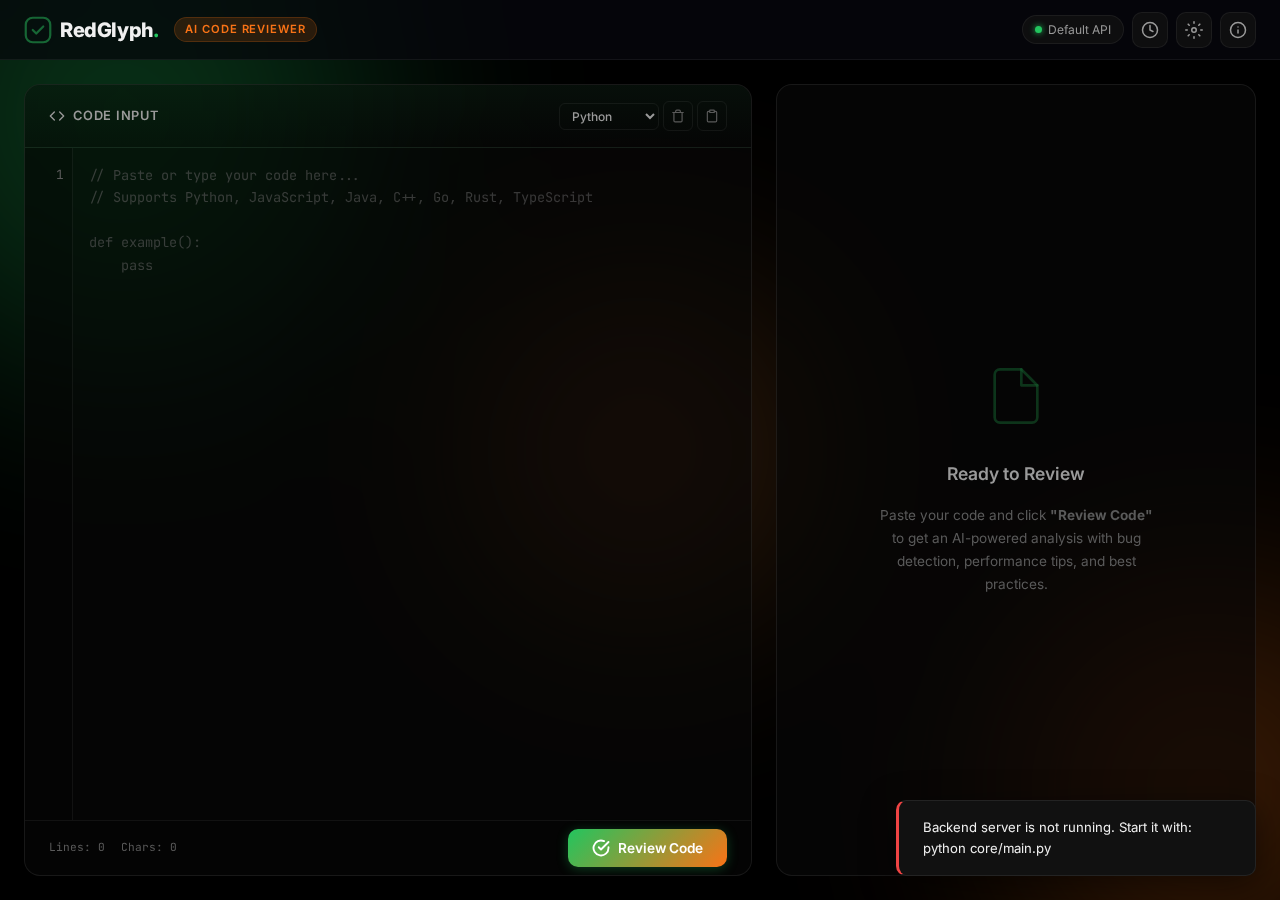
<file: index.html>
<!DOCTYPE html>
<html lang="en">

<head>
    <meta charset="UTF-8">
    <meta name="viewport" content="width=device-width, initial-scale=1.0">
    <meta name="description"
        content="AI-Powered Code Reviewer — Get instant, professional code reviews powered by Google Gemini. Analyze bugs, performance issues, and get actionable suggestions.">
    <title>RedGlyph — AI Code Reviewer</title>
    <link rel="icon" type="image/png" href="favicon2.png">
    <link rel="preconnect" href="https://fonts.googleapis.com">
    <link rel="preconnect" href="https://fonts.gstatic.com" crossorigin>
    <link
        href="https://fonts.googleapis.com/css2?family=Inter:wght@300;400;500;600;700;800&family=JetBrains+Mono:wght@400;500;600&display=swap"
        rel="stylesheet">
    <link rel="stylesheet" href="css/styles.css">
    <link rel="stylesheet" href="css/animations.css">
</head>

<body>

    <!-- ═══════════════════ AMBIENT BACKGROUND ═══════════════════ -->
    <div class="ambient-bg">
        <div class="orb orb-1"></div>
        <div class="orb orb-2"></div>
        <div class="orb orb-3"></div>
    </div>

    <!-- ═══════════════════ NAVBAR ═══════════════════ -->
    <nav class="navbar" id="navbar">
        <div class="nav-left">
            <div class="logo-wrapper">
                <svg class="logo-icon" viewBox="0 0 32 32" fill="none">
                    <rect x="2" y="2" width="28" height="28" rx="8" stroke="url(#logoGrad)" stroke-width="2.5" />
                    <path d="M10 16L14 20L22 12" stroke="url(#logoGrad)" stroke-width="2.5" stroke-linecap="round"
                        stroke-linejoin="round" />
                    <defs>
                        <linearGradient id="logoGrad" x1="0" y1="0" x2="32" y2="32">
                            <stop stop-color="#166534" />
                            <stop offset="1" stop-color="#22c55e" />
                        </linearGradient>
                    </defs>
                </svg>
                <span class="logo-text">RedGlyph<span class="logo-dot">.</span></span>
            </div>
            <div class="nav-badge">AI Code Reviewer</div>
        </div>
        <div class="nav-right">
            <div class="api-status" id="apiStatus">
                <span class="status-dot"></span>
                <span class="status-text">Default API</span>
            </div>
            <button class="nav-btn" id="historyBtn" title="Review History">
                <svg width="18" height="18" viewBox="0 0 24 24" fill="none" stroke="currentColor" stroke-width="2"
                    stroke-linecap="round" stroke-linejoin="round">
                    <circle cx="12" cy="12" r="10" />
                    <polyline points="12 6 12 12 16 14" />
                </svg>
            </button>
            <button class="nav-btn" id="settingsBtn" title="Settings">
                <svg width="18" height="18" viewBox="0 0 24 24" fill="none" stroke="currentColor" stroke-width="2"
                    stroke-linecap="round" stroke-linejoin="round">
                    <circle cx="12" cy="12" r="3" />
                    <path
                        d="M12 1v2M12 21v2M4.22 4.22l1.42 1.42M18.36 18.36l1.42 1.42M1 12h2M21 12h2M4.22 19.78l1.42-1.42M18.36 5.64l1.42-1.42" />
                </svg>
            </button>
            <a href="about.html" class="nav-btn" title="About RedGlyph">
                <svg width="18" height="18" viewBox="0 0 24 24" fill="none" stroke="currentColor" stroke-width="2"
                    stroke-linecap="round" stroke-linejoin="round">
                    <circle cx="12" cy="12" r="10" />
                    <line x1="12" y1="16" x2="12" y2="12" />
                    <line x1="12" y1="8" x2="12.01" y2="8" />
                </svg>
            </a>
        </div>
    </nav>

    <!-- ═══════════════════ MAIN CONTENT ═══════════════════ -->
    <main class="main-container" id="mainContainer">

        <!-- LEFT PANEL — CODE EDITOR -->
        <section class="panel editor-panel" id="editorPanel">
            <div class="panel-header">
                <div class="panel-title">
                    <svg width="16" height="16" viewBox="0 0 24 24" fill="none" stroke="currentColor" stroke-width="2"
                        stroke-linecap="round" stroke-linejoin="round">
                        <polyline points="16 18 22 12 16 6" />
                        <polyline points="8 6 2 12 8 18" />
                    </svg>
                    <span>Code Input</span>
                </div>
                <div class="panel-actions">
                    <select class="lang-select" id="langSelect">
                        <option value="python">Python</option>
                        <option value="javascript">JavaScript</option>
                        <option value="java">Java</option>
                        <option value="cpp">C++</option>
                        <option value="go">Go</option>
                        <option value="rust">Rust</option>
                        <option value="typescript">TypeScript</option>
                    </select>
                    <button class="panel-btn" id="clearBtn" title="Clear">
                        <svg width="14" height="14" viewBox="0 0 24 24" fill="none" stroke="currentColor"
                            stroke-width="2" stroke-linecap="round" stroke-linejoin="round">
                            <path d="M3 6h18" />
                            <path d="M19 6v14c0 1-1 2-2 2H7c-1 0-2-1-2-2V6" />
                            <path d="M8 6V4c0-1 1-2 2-2h4c1 0 2 1 2 2v2" />
                        </svg>
                    </button>
                    <button class="panel-btn" id="pasteBtn" title="Paste from Clipboard">
                        <svg width="14" height="14" viewBox="0 0 24 24" fill="none" stroke="currentColor"
                            stroke-width="2" stroke-linecap="round" stroke-linejoin="round">
                            <rect x="8" y="2" width="8" height="4" rx="1" ry="1" />
                            <path d="M16 4h2a2 2 0 0 1 2 2v14a2 2 0 0 1-2 2H6a2 2 0 0 1-2-2V6a2 2 0 0 1 2-2h2" />
                        </svg>
                    </button>
                </div>
            </div>
            <div class="editor-wrapper" id="editorWrapper">
                <div class="line-numbers" id="lineNumbers">1</div>
                <textarea class="code-editor" id="codeEditor" spellcheck="false"
                    placeholder="// Paste or type your code here...&#10;// Supports Python, JavaScript, Java, C++, Go, Rust, TypeScript&#10;&#10;def example():&#10;    pass"></textarea>
            </div>
            <div class="editor-footer">
                <div class="editor-info">
                    <span id="lineCount">Lines: 0</span>
                    <span id="charCount">Chars: 0</span>
                </div>
                <button class="review-btn" id="reviewBtn">
                    <span class="btn-content">
                        <svg width="18" height="18" viewBox="0 0 24 24" fill="none" stroke="currentColor"
                            stroke-width="2.5" stroke-linecap="round" stroke-linejoin="round">
                            <path d="M22 11.08V12a10 10 0 1 1-5.93-9.14" />
                            <polyline points="22 4 12 14.01 9 11.01" />
                        </svg>
                        <span>Review Code</span>
                    </span>
                    <span class="btn-loader">
                        <span class="spinner"></span>
                        <span>Analyzing...</span>
                    </span>
                </button>
            </div>
        </section>

        <!-- RIGHT PANEL — REVIEW RESULTS -->
        <section class="panel results-panel" id="resultsPanel">

            <!-- Empty State -->
            <div class="results-empty" id="resultsEmpty">
                <div class="empty-icon">
                    <svg width="64" height="64" viewBox="0 0 24 24" fill="none" stroke="url(#emptyGrad)"
                        stroke-width="1" stroke-linecap="round" stroke-linejoin="round">
                        <path d="M14 2H6a2 2 0 0 0-2 2v16a2 2 0 0 0 2 2h12a2 2 0 0 0 2-2V8z" />
                        <polyline points="14 2 14 8 20 8" />
                        <line x1="16" y1="13" x2="8" y2="13" />
                        <line x1="16" y1="17" x2="8" y2="17" />
                        <polyline points="10 9 9 9 8 9" />
                        <defs>
                            <linearGradient id="emptyGrad" x1="0" y1="0" x2="24" y2="24">
                                <stop stop-color="#22c55e" stop-opacity="0.5" />
                                <stop offset="1" stop-color="#f97316" stop-opacity="0.5" />
                            </linearGradient>
                        </defs>
                    </svg>
                </div>
                <h3>Ready to Review</h3>
                <p>Paste your code and click <strong>"Review Code"</strong> to get an AI-powered analysis with bug
                    detection, performance tips, and best practices.</p>
            </div>

            <!-- Skeleton Loader -->
            <div class="results-skeleton hidden" id="resultsSkeleton">
                <div class="skeleton-header">
                    <div class="skeleton-score">
                        <div class="skel-circle"></div>
                        <div class="skel-lines">
                            <div class="skel-line skel-w60"></div>
                            <div class="skel-line skel-w40"></div>
                        </div>
                    </div>
                </div>
                <div class="skeleton-cards">
                    <div class="skel-card">
                        <div class="skel-line skel-w30"></div>
                        <div class="skel-line skel-w90"></div>
                        <div class="skel-line skel-w70"></div>
                    </div>
                    <div class="skel-card">
                        <div class="skel-line skel-w25"></div>
                        <div class="skel-line skel-w80"></div>
                        <div class="skel-line skel-w60"></div>
                    </div>
                    <div class="skel-card">
                        <div class="skel-line skel-w35"></div>
                        <div class="skel-line skel-w85"></div>
                        <div class="skel-line skel-w50"></div>
                    </div>
                </div>
            </div>

            <!-- Actual Results -->
            <div class="results-content hidden" id="resultsContent">
                <div class="panel-header">
                    <div class="panel-title">
                        <svg width="16" height="16" viewBox="0 0 24 24" fill="none" stroke="currentColor"
                            stroke-width="2" stroke-linecap="round" stroke-linejoin="round">
                            <path d="M14 2H6a2 2 0 0 0-2 2v16a2 2 0 0 0 2 2h12a2 2 0 0 0 2-2V8z" />
                            <polyline points="14 2 14 8 20 8" />
                        </svg>
                        <span>Review Report</span>
                    </div>
                    <button class="panel-btn" id="copyReportBtn" title="Copy Report">
                        <svg width="14" height="14" viewBox="0 0 24 24" fill="none" stroke="currentColor"
                            stroke-width="2" stroke-linecap="round" stroke-linejoin="round">
                            <rect x="9" y="9" width="13" height="13" rx="2" ry="2" />
                            <path d="M5 15H4a2 2 0 0 1-2-2V4a2 2 0 0 1 2-2h9a2 2 0 0 1 2 2v1" />
                        </svg>
                    </button>
                </div>

                <!-- Score Section -->
                <div class="score-section" id="scoreSection">
                    <div class="score-ring">
                        <svg viewBox="0 0 120 120" class="score-svg">
                            <circle class="score-track" cx="60" cy="60" r="50" />
                            <circle class="score-fill" id="scoreFill" cx="60" cy="60" r="50" />
                        </svg>
                        <div class="score-value" id="scoreValue">0.0</div>
                    </div>
                    <div class="score-meta">
                        <span class="score-label" id="scoreLabel">Quality Score</span>
                        <div class="score-bar-wrapper">
                            <div class="score-bar" id="scoreBar"></div>
                        </div>
                    </div>
                </div>

                <!-- Issues Section -->
                <div class="issues-header">
                    <span>Identified Issues</span>
                    <span class="issues-count" id="issuesCount">0</span>
                </div>
                <div class="issues-list" id="issuesList"></div>

                <!-- Get Score Report button — shown once at least one review exists -->
                <div class="report-footer hidden" id="reportFooter">
                    <button class="report-btn" id="getReportBtn">
                        <svg width="16" height="16" viewBox="0 0 24 24" fill="none" stroke="currentColor"
                            stroke-width="2" stroke-linecap="round" stroke-linejoin="round">
                            <path d="M4 4h16c1.1 0 2 .9 2 2v12c0 1.1-.9 2-2 2H4c-1.1 0-2-.9-2-2V6c0-1.1.9-2 2-2z" />
                            <polyline points="22,6 12,13 2,6" />
                        </svg>
                        Get Score Report
                        <span class="report-count" id="reportCount">1 review</span>
                    </button>
                </div>
            </div>
        </section>
    </main>

    <!-- ═══════════════════ SETTINGS MODAL ═══════════════════ -->
    <div class="modal-overlay hidden" id="settingsModal">
        <div class="modal" role="dialog" aria-labelledby="settingsTitle">
            <div class="modal-header">
                <h2 id="settingsTitle">Settings</h2>
                <button class="modal-close" id="closeSettings">&times;</button>
            </div>
            <div class="modal-body">
                <div class="setting-group">
                    <label class="setting-label">API Configuration</label>
                    <p class="setting-desc">Use the default server API or bring your own Google Gemini API key.</p>
                    <div class="toggle-group">
                        <button class="toggle-btn active" id="toggleDefault" data-mode="default">Default API</button>
                        <button class="toggle-btn" id="toggleCustom" data-mode="custom">Custom API Key</button>
                    </div>
                </div>
                <div class="setting-group hidden" id="customApiGroup">
                    <label class="setting-label" for="customApiKey">Your Google Gemini API Key</label>
                    <div class="input-wrapper">
                        <input type="password" class="setting-input" id="customApiKey" placeholder="AIzaSy...">
                        <button class="input-toggle" id="toggleApiVisibility" title="Show/Hide">
                            <svg width="16" height="16" viewBox="0 0 24 24" fill="none" stroke="currentColor"
                                stroke-width="2" stroke-linecap="round" stroke-linejoin="round">
                                <path d="M1 12s4-8 11-8 11 8 11 8-4 8-11 8-11-8-11-8z" />
                                <circle cx="12" cy="12" r="3" />
                            </svg>
                        </button>
                    </div>
                    <p class="setting-note">🔒 Your key is stored locally and sent securely via headers. It never
                        touches our server storage.</p>
                </div>
                <div class="setting-group">
                    <label class="setting-label">Server Endpoint</label>
                    <input type="text" class="setting-input" id="serverUrl" value="https://mayankg09-redglyph.hf.space"
                        placeholder="https://mayankg09-redglyph.hf.space">
                </div>
            </div>
            <div class="modal-footer">
                <button class="modal-btn secondary" id="cancelSettings">Cancel</button>
                <button class="modal-btn primary" id="saveSettings">Save Settings</button>
            </div>
        </div>
    </div>

    <!-- ═══════════════════ HISTORY PANEL ═══════════════════ -->
    <div class="modal-overlay hidden" id="historyModal">
        <div class="modal modal-wide" role="dialog" aria-labelledby="historyTitle">
            <div class="modal-header">
                <h2 id="historyTitle">Review History</h2>
                <button class="modal-close" id="closeHistory">&times;</button>
            </div>
            <div class="modal-body">
                <div class="history-list" id="historyList">
                    <div class="history-empty">
                        <p>No reviews yet. Submit your first code review!</p>
                    </div>
                </div>
            </div>
        </div>
    </div>

    <!-- ═══════════════════ EMAIL REPORT MODAL ═══════════════════ -->
    <div class="modal-overlay hidden" id="reportModal">
        <div class="modal" role="dialog" aria-labelledby="reportTitle">
            <div class="modal-header">
                <h2 id="reportTitle">📊 Get Your Score Report</h2>
                <button class="modal-close" id="closeReport">&times;</button>
            </div>
            <div class="modal-body">
                <div class="report-summary" id="reportSummary">
                    <!-- Filled dynamically -->
                </div>
                <div class="setting-group">
                    <label class="setting-label" for="reportEmail">Send report to</label>
                    <p class="setting-desc">Enter your email — we'll send a full breakdown of every review plus your
                        average score.</p>
                    <input type="email" class="setting-input" id="reportEmail" placeholder="you@example.com"
                        autocomplete="email">
                    <p class="setting-note">📬 The email includes each individual review with all issues, suggestions,
                        and your overall session average.</p>
                </div>
            </div>
            <div class="modal-footer">
                <button class="modal-btn secondary" id="cancelReport">Cancel</button>
                <button class="modal-btn primary" id="sendReportBtn">
                    <span class="btn-send-content">Send Report</span>
                    <span class="btn-send-loader hidden">
                        <span class="spinner"></span> Sending...
                    </span>
                </button>
            </div>
        </div>
    </div>

    <!-- ═══════════════════ TOAST NOTIFICATIONS ═══════════════════ -->
    <div class="toast-container" id="toastContainer"></div>

    <!-- ═══════════════════ SCRIPTS (ES Modules) ═══════════════════ -->
    <script type="module" src="js/app.js"></script>
</body>


</html>
</file>
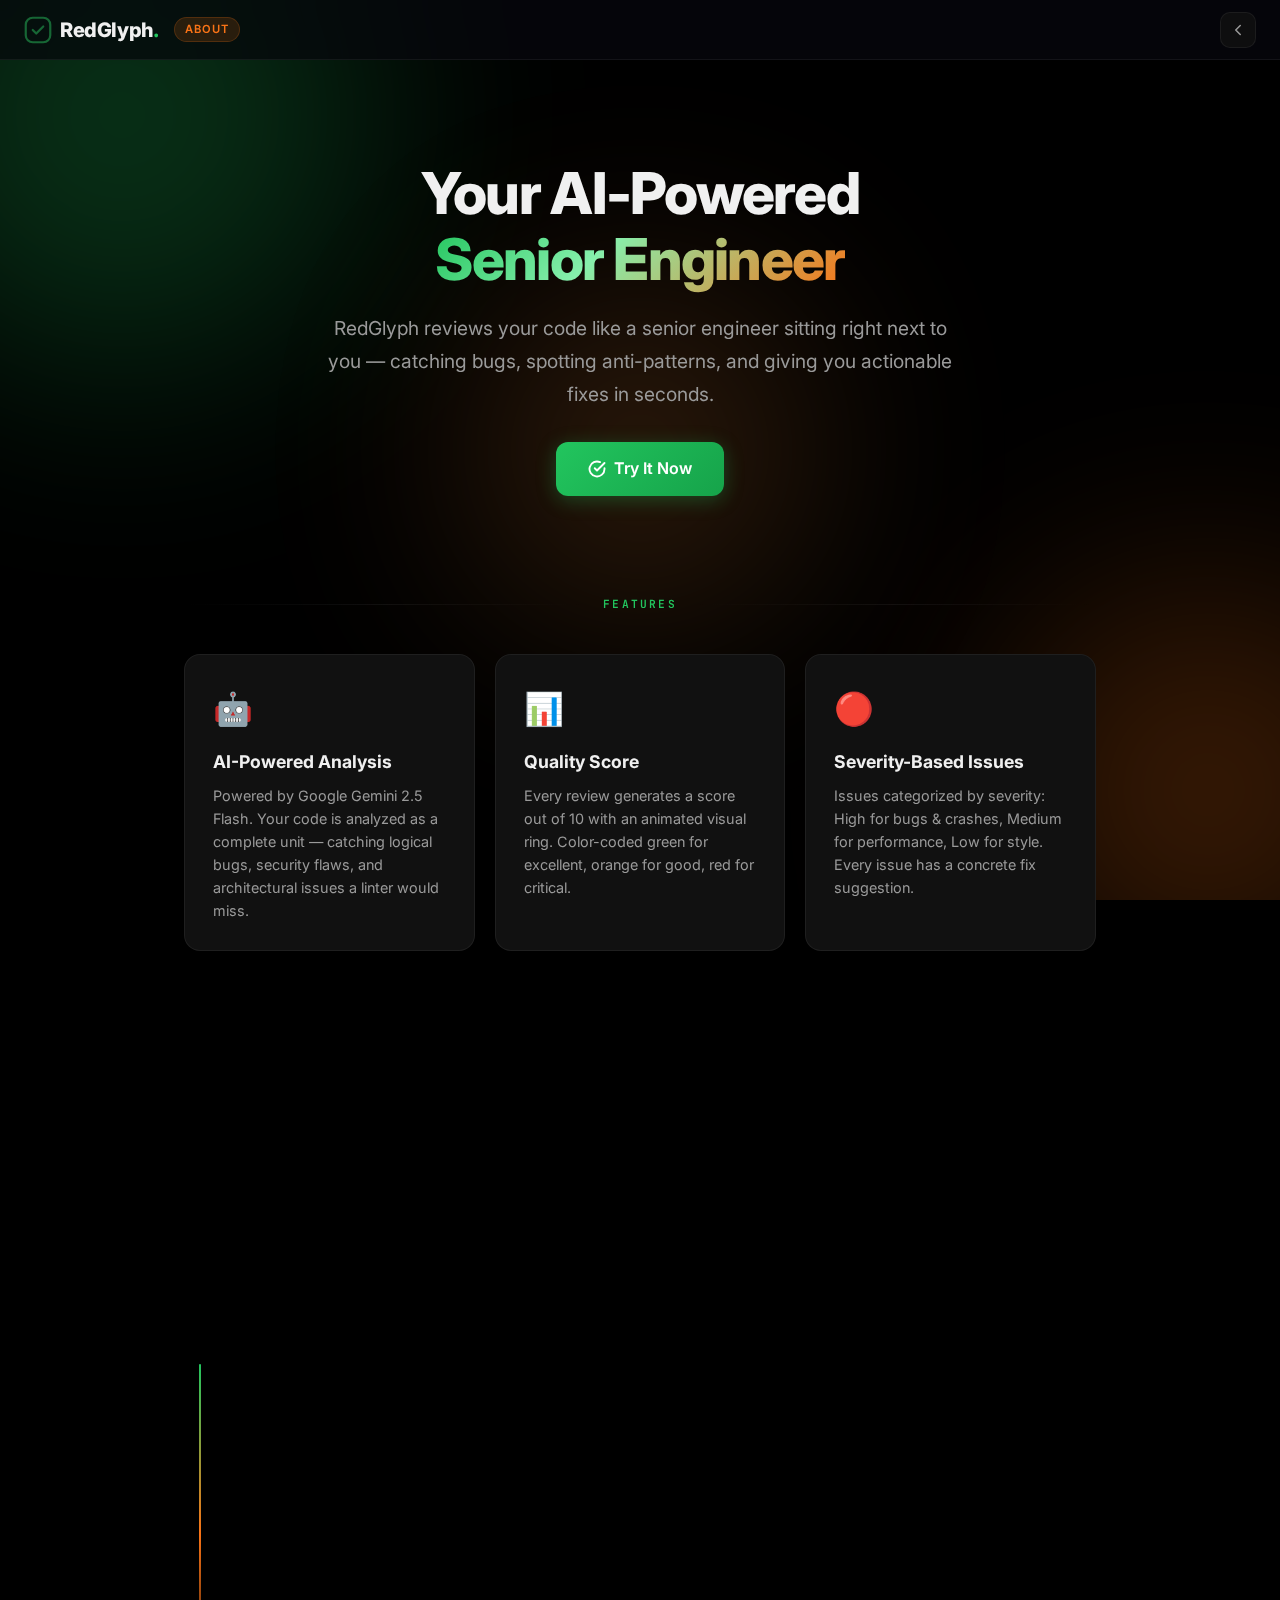
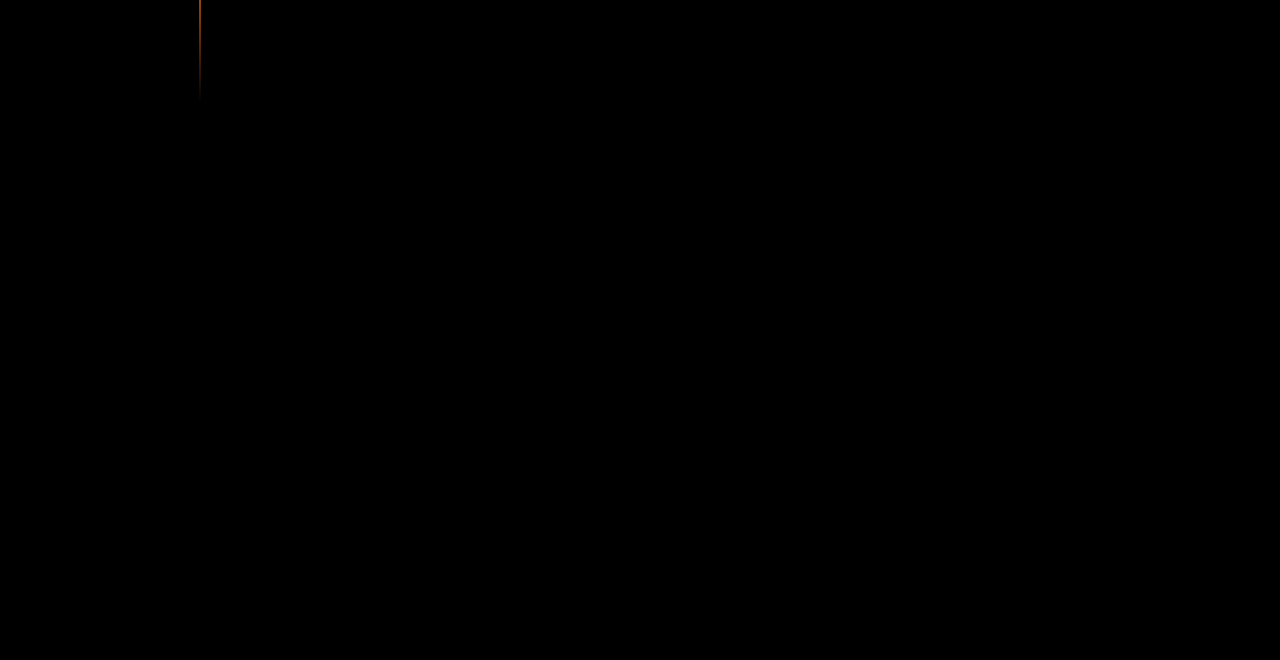
<file: about.html>
<!DOCTYPE html>
<html lang="en">

<head>
    <meta charset="UTF-8">
    <meta name="viewport" content="width=device-width, initial-scale=1.0">
    <meta name="description"
        content="About RedGlyph — AI-Powered Code Reviewer. Learn how it works, features, and the technology behind it.">
    <title>About — RedGlyph AI Code Reviewer</title>
    <link rel="icon" type="image/png" href="favicon2.png">
    <link rel="preconnect" href="https://fonts.googleapis.com">
    <link rel="preconnect" href="https://fonts.gstatic.com" crossorigin>
    <link
        href="https://fonts.googleapis.com/css2?family=Inter:wght@300;400;500;600;700;800&family=JetBrains+Mono:wght@400;500;600&display=swap"
        rel="stylesheet">
    <link rel="stylesheet" href="css/styles.css">
    <link rel="stylesheet" href="css/animations.css">
    <link rel="stylesheet" href="css/about.css">
</head>

<body>

    <!-- ═══════════════════ AMBIENT BACKGROUND ═══════════════════ -->
    <div class="ambient-bg">
        <div class="orb orb-1"></div>
        <div class="orb orb-2"></div>
        <div class="orb orb-3"></div>
    </div>

    <!-- ═══════════════════ NAVBAR ═══════════════════ -->
    <nav class="navbar" id="navbar">
        <div class="nav-left">
            <a href="index.html" class="logo-wrapper" style="text-decoration:none;">
                <svg class="logo-icon" viewBox="0 0 32 32" fill="none">
                    <rect x="2" y="2" width="28" height="28" rx="8" stroke="url(#logoGrad)" stroke-width="2.5" />
                    <path d="M10 16L14 20L22 12" stroke="url(#logoGrad)" stroke-width="2.5" stroke-linecap="round"
                        stroke-linejoin="round" />
                    <defs>
                        <linearGradient id="logoGrad" x1="0" y1="0" x2="32" y2="32">
                            <stop stop-color="#166534" />
                            <stop offset="1" stop-color="#22c55e" />
                        </linearGradient>
                    </defs>
                </svg>
                <span class="logo-text">RedGlyph<span class="logo-dot">.</span></span>
            </a>
            <div class="nav-badge">About</div>
        </div>
        <div class="nav-right">
            <a href="index.html" class="nav-btn" title="Back to Reviewer">
                <svg width="18" height="18" viewBox="0 0 24 24" fill="none" stroke="currentColor" stroke-width="2"
                    stroke-linecap="round" stroke-linejoin="round">
                    <polyline points="15 18 9 12 15 6" />
                </svg>
            </a>
        </div>
    </nav>

    <!-- ═══════════════════ ABOUT CONTENT ═══════════════════ -->
    <div class="about-page">

        <!-- Hero -->
        <section class="about-hero scroll-reveal">
            <h1 class="about-title">
                Your AI-Powered<br>
                <span class="gradient-text">Senior Engineer</span>
            </h1>
            <p class="about-subtitle">
                RedGlyph reviews your code like a senior engineer sitting right next to you —
                catching bugs, spotting anti-patterns, and giving you actionable fixes in seconds.
            </p>
            <a href="index.html" class="hero-cta">
                <svg width="18" height="18" viewBox="0 0 24 24" fill="none" stroke="currentColor" stroke-width="2.5"
                    stroke-linecap="round" stroke-linejoin="round">
                    <path d="M22 11.08V12a10 10 0 1 1-5.93-9.14" />
                    <polyline points="22 4 12 14.01 9 11.01" />
                </svg>
                Try It Now
            </a>
        </section>

        <!-- Divider -->
        <div class="about-divider scroll-reveal">
            <div class="divider-line"></div>
            <span class="divider-label">FEATURES</span>
            <div class="divider-line"></div>
        </div>

        <!-- Feature Cards -->
        <section class="about-features">
            <div class="feature-card scroll-reveal" style="--delay: 0s">
                <div class="feature-icon">🤖</div>
                <h3>AI-Powered Analysis</h3>
                <p>Powered by Google Gemini 2.5 Flash. Your code is analyzed as a complete unit —
                    catching logical bugs, security flaws, and architectural issues a linter would miss.</p>
            </div>
            <div class="feature-card scroll-reveal" style="--delay: 0.1s">
                <div class="feature-icon">📊</div>
                <h3>Quality Score</h3>
                <p>Every review generates a score out of 10 with an animated visual ring. Color-coded
                    green for excellent, orange for good, red for critical.</p>
            </div>
            <div class="feature-card scroll-reveal" style="--delay: 0.2s">
                <div class="feature-icon">🔴</div>
                <h3>Severity-Based Issues</h3>
                <p>Issues categorized by severity: High for bugs & crashes, Medium for performance,
                    Low for style. Every issue has a concrete fix suggestion.</p>
            </div>
            <div class="feature-card scroll-reveal" style="--delay: 0.3s">
                <div class="feature-icon">📧</div>
                <h3>Session Report via Email</h3>
                <p>After multiple reviews, click "Get Score Report" — enter any email and receive a
                    stunning HTML summary with every review and your session average.</p>
            </div>
            <div class="feature-card scroll-reveal" style="--delay: 0.4s">
                <div class="feature-icon">🔑</div>
                <h3>Bring Your Own Key</h3>
                <p>Plug in your own Google Gemini API key from Settings. Your key stays local and is
                    sent securely — never stored on the server.</p>
            </div>
            <div class="feature-card scroll-reveal" style="--delay: 0.5s">
                <div class="feature-icon">📋</div>
                <h3>Review History</h3>
                <p>Every review is saved to your session. Revisit past reviews, compare scores, and
                    track your code quality improvement over time.</p>
            </div>
        </section>

        <!-- Divider -->
        <div class="about-divider scroll-reveal">
            <div class="divider-line"></div>
            <span class="divider-label">HOW IT WORKS</span>
            <div class="divider-line"></div>
        </div>

        <!-- How It Works Timeline -->
        <section class="about-how">
            <div class="timeline">
                <div class="timeline-step scroll-reveal" style="--delay: 0s">
                    <div class="step-number">1</div>
                    <div class="step-content">
                        <h4>Paste Your Code</h4>
                        <p>Drop any Python, JavaScript, Java, C++, Go, Rust, or TypeScript into the editor.</p>
                    </div>
                </div>
                <div class="timeline-step scroll-reveal" style="--delay: 0.15s">
                    <div class="step-number">2</div>
                    <div class="step-content">
                        <h4>AI Analyzes It</h4>
                        <p>Google Gemini 2.5 Flash reads your code like a senior engineer — understanding logic, flow,
                            and intent.</p>
                    </div>
                </div>
                <div class="timeline-step scroll-reveal" style="--delay: 0.3s">
                    <div class="step-number">3</div>
                    <div class="step-content">
                        <h4>Get Your Review</h4>
                        <p>Quality Score out of 10, issues by severity, fix suggestions, and best practices.</p>
                    </div>
                </div>
                <div class="timeline-step scroll-reveal" style="--delay: 0.45s">
                    <div class="step-number">4</div>
                    <div class="step-content">
                        <h4>Email Your Report</h4>
                        <p>After one or more reviews, email yourself the full session breakdown + average score.</p>
                    </div>
                </div>
            </div>
        </section>

        <!-- Divider -->
        <div class="about-divider scroll-reveal">
            <div class="divider-line"></div>
            <span class="divider-label">BUILT WITH</span>
            <div class="divider-line"></div>
        </div>

        <!-- Tech Stack -->
        <section class="about-tech scroll-reveal">
            <div class="tech-badges">
                <span class="tech-badge">🧠 Google Gemini 2.5</span>
                <span class="tech-badge">🔗 LangGraph</span>
                <span class="tech-badge">⚡ FastAPI</span>
                <span class="tech-badge">🐳 Docker</span>
                <span class="tech-badge">🤗 HuggingFace</span>
                <span class="tech-badge">🌐 GitHub Pages</span>
                <span class="tech-badge">⚙️ GitHub Actions</span>
                <span class="tech-badge">🐍 Python 3.11</span>
            </div>
        </section>

        <!-- Footer -->
        <footer class="about-footer scroll-reveal">
            <div class="footer-logo">
                <svg viewBox="0 0 32 32" fill="none" width="22" height="22">
                    <rect x="2" y="2" width="28" height="28" rx="8" stroke="url(#logoGrad)" stroke-width="2.5" />
                    <path d="M10 16L14 20L22 12" stroke="url(#logoGrad)" stroke-width="2.5" stroke-linecap="round"
                        stroke-linejoin="round" />
                </svg>
                <span>RedGlyph<span style="color: var(--accent-green);">.</span></span>
            </div>
            <p class="footer-tagline">Ship better code. Faster. Every time.</p>
            <div class="footer-links">
                <a href="https://github.com/mayank-goyal09" target="_blank" rel="noopener">GitHub</a>
                <span class="footer-dot">·</span>
                <a href="https://www.linkedin.com/in/mayank-goyal-4b8756363/" target="_blank"
                    rel="noopener">LinkedIn</a>
                <span class="footer-dot">·</span>
                <a href="https://mayank-goyal09.github.io/" target="_blank" rel="noopener">Portfolio</a>
                <span class="footer-dot">·</span>
                <a href="https://huggingface.co/spaces/mayankg09/RedGlyph" target="_blank"
                    rel="noopener">HuggingFace</a>
                <span class="footer-dot">·</span>
                <a href="https://mayankg09-redglyph.hf.space/docs" target="_blank" rel="noopener">API Docs</a>
                <span class="footer-dot">·</span>
                <a href="mailto:itsmaygal09@gmail.com">Contact</a>
            </div>
            <p class="footer-credit">Made with ❤️ by <strong>Mayank Goyal</strong></p>
        </footer>

    </div>

    <!-- Scroll Reveal Observer -->
    <script>
        const observer = new IntersectionObserver((entries) => {
            entries.forEach(entry => {
                if (entry.isIntersecting) {
                    entry.target.classList.add('revealed');
                }
            });
        }, {
            threshold: 0.15,
            rootMargin: '0px 0px -60px 0px'
        });
        document.querySelectorAll('.scroll-reveal').forEach(el => observer.observe(el));
    </script>
</body>

</html>
</file>
<file: css/styles.css>
/* ═══════════════════════════════════════════════════
   REDGLYPH AI CODE REVIEWER — Design System & Core Styles
   ═══════════════════════════════════════════════════ */

/* ─── CSS Variables (Design Tokens) ─── */
:root {
    /* Background — True Black */
    --bg-primary: #000000;
    --bg-secondary: #0a0a0a;
    --bg-elevated: #111111;
    --bg-card: rgba(17, 17, 17, 0.75);
    --bg-card-hover: rgba(25, 25, 25, 0.85);
    --bg-glass: rgba(8, 8, 8, 0.65);
    --bg-input: rgba(5, 5, 5, 0.85);

    /* Borders */
    --border-subtle: rgba(255, 255, 255, 0.06);
    --border-default: rgba(255, 255, 255, 0.08);
    --border-hover: rgba(255, 255, 255, 0.14);
    --border-focus: rgba(34, 197, 94, 0.5);

    /* Text */
    --text-primary: #f0f0f0;
    --text-secondary: #9a9a9a;
    --text-tertiary: #5a5a5a;
    --text-inverse: #000000;

    /* Accent Colors — Green & Orange */
    --accent-green: #22c55e;
    --accent-green-soft: rgba(34, 197, 94, 0.15);
    --accent-green-glow: rgba(34, 197, 94, 0.3);
    --accent-orange: #f97316;
    --accent-orange-soft: rgba(249, 115, 22, 0.15);

    /* Severity Colors */
    --color-high: #ef4444;
    --color-high-bg: rgba(239, 68, 68, 0.1);
    --color-high-border: rgba(239, 68, 68, 0.25);
    --color-medium: #f97316;
    --color-medium-bg: rgba(249, 115, 22, 0.1);
    --color-medium-border: rgba(249, 115, 22, 0.25);
    --color-low: #22c55e;
    --color-low-bg: rgba(34, 197, 94, 0.1);
    --color-low-border: rgba(34, 197, 94, 0.25);

    /* Gradients — Green → Orange */
    --gradient-primary: linear-gradient(135deg, #22c55e 0%, #f97316 100%);
    --gradient-surface: linear-gradient(180deg, rgba(34, 197, 94, 0.05) 0%, transparent 100%);
    --gradient-skeleton: linear-gradient(90deg, transparent 0%, rgba(255, 255, 255, 0.04) 50%, transparent 100%);

    /* Typography */
    --font-sans: 'Inter', -apple-system, BlinkMacSystemFont, 'Segoe UI', sans-serif;
    --font-mono: 'JetBrains Mono', 'Fira Code', 'Cascadia Code', monospace;

    /* Spacing */
    --space-xs: 4px;
    --space-sm: 8px;
    --space-md: 16px;
    --space-lg: 24px;
    --space-xl: 32px;
    --space-2xl: 48px;

    /* Radius */
    --radius-sm: 6px;
    --radius-md: 10px;
    --radius-lg: 16px;
    --radius-xl: 20px;
    --radius-full: 999px;

    /* Shadows */
    --shadow-sm: 0 1px 2px rgba(0, 0, 0, 0.3);
    --shadow-md: 0 4px 12px rgba(0, 0, 0, 0.4);
    --shadow-lg: 0 8px 32px rgba(0, 0, 0, 0.5);
    --shadow-glow: 0 0 40px rgba(124, 58, 237, 0.15);

    /* Transitions */
    --ease-out: cubic-bezier(0.16, 1, 0.3, 1);
    --ease-spring: cubic-bezier(0.34, 1.56, 0.64, 1);
    --duration-fast: 150ms;
    --duration-normal: 250ms;
    --duration-slow: 400ms;

    /* Layout */
    --navbar-height: 60px;
}

/* ─── Reset & Base ─── */
*,
*::before,
*::after {
    margin: 0;
    padding: 0;
    box-sizing: border-box;
}

html {
    font-size: 16px;
    -webkit-font-smoothing: antialiased;
    -moz-osx-font-smoothing: grayscale;
    text-rendering: optimizeLegibility;
}

body {
    font-family: var(--font-sans);
    background: var(--bg-primary);
    color: var(--text-primary);
    min-height: 100vh;
    overflow-x: hidden;
    line-height: 1.6;
}

/* ─── Ambient Background ─── */
.ambient-bg {
    position: fixed;
    inset: 0;
    z-index: 0;
    pointer-events: none;
    overflow: hidden;
}

.orb {
    position: absolute;
    border-radius: 50%;
    filter: blur(120px);
    opacity: 0.25;
    will-change: transform;
}

.orb-1 {
    width: 500px;
    height: 500px;
    background: var(--accent-green);
    top: -15%;
    left: -10%;
    animation: orbFloat1 20s ease-in-out infinite;
}

.orb-2 {
    width: 400px;
    height: 400px;
    background: var(--accent-orange);
    bottom: -10%;
    right: -10%;
    animation: orbFloat2 25s ease-in-out infinite;
}

.orb-3 {
    width: 300px;
    height: 300px;
    background: #fb923c;
    top: 50%;
    left: 50%;
    transform: translate(-50%, -50%);
    animation: orbFloat3 18s ease-in-out infinite;
}

/* ─── Navbar ─── */
.navbar {
    position: fixed;
    top: 0;
    left: 0;
    right: 0;
    height: var(--navbar-height);
    display: flex;
    align-items: center;
    justify-content: space-between;
    padding: 0 var(--space-lg);
    background: rgba(7, 7, 13, 0.75);
    backdrop-filter: blur(20px) saturate(1.5);
    -webkit-backdrop-filter: blur(20px) saturate(1.5);
    border-bottom: 1px solid var(--border-subtle);
    z-index: 100;
}

.nav-left {
    display: flex;
    align-items: center;
    gap: var(--space-md);
}

.logo-wrapper {
    display: flex;
    align-items: center;
    gap: var(--space-sm);
}

.logo-icon {
    width: 28px;
    height: 28px;
}

.logo-text {
    font-size: 1.25rem;
    font-weight: 800;
    letter-spacing: -0.02em;
    color: var(--text-primary);
}

.logo-dot {
    color: var(--accent-green);
}

.nav-badge {
    font-size: 0.7rem;
    font-weight: 600;
    text-transform: uppercase;
    letter-spacing: 0.08em;
    color: var(--accent-orange);
    background: var(--accent-orange-soft);
    padding: 3px 10px;
    border-radius: var(--radius-full);
    border: 1px solid rgba(249, 115, 22, 0.2);
}

.nav-right {
    display: flex;
    align-items: center;
    gap: var(--space-sm);
}

.api-status {
    display: flex;
    align-items: center;
    gap: 6px;
    font-size: 0.75rem;
    color: var(--text-secondary);
    padding: 4px 12px;
    border-radius: var(--radius-full);
    background: var(--bg-card);
    border: 1px solid var(--border-subtle);
}

.status-dot {
    width: 7px;
    height: 7px;
    border-radius: 50%;
    background: var(--color-low);
    box-shadow: 0 0 6px var(--color-low);
    animation: pulse-dot 2s ease-in-out infinite;
}

.api-status.custom .status-dot {
    background: var(--accent-orange);
    box-shadow: 0 0 6px var(--accent-orange);
}

.api-status.custom .status-text {
    color: var(--accent-orange);
}

.nav-btn {
    width: 36px;
    height: 36px;
    display: flex;
    align-items: center;
    justify-content: center;
    border: 1px solid var(--border-subtle);
    border-radius: var(--radius-md);
    background: var(--bg-card);
    color: var(--text-secondary);
    cursor: pointer;
    transition: all var(--duration-fast) var(--ease-out);
}

.nav-btn:hover {
    color: var(--text-primary);
    border-color: var(--border-hover);
    background: var(--bg-card-hover);
    transform: translateY(-1px);
}

/* ─── Main Container ─── */
.main-container {
    display: flex;
    gap: var(--space-lg);
    padding: calc(var(--navbar-height) + var(--space-lg)) var(--space-lg) var(--space-lg);
    min-height: 100vh;
    position: relative;
    z-index: 1;
}

/* ─── Panels ─── */
.panel {
    background: var(--bg-glass);
    backdrop-filter: blur(16px) saturate(1.3);
    -webkit-backdrop-filter: blur(16px) saturate(1.3);
    border: 1px solid var(--border-default);
    border-radius: var(--radius-lg);
    overflow: hidden;
    display: flex;
    flex-direction: column;
}

.editor-panel {
    flex: 1.2;
    min-width: 0;
}

.results-panel {
    flex: 0.8;
    min-width: 340px;
    max-width: 480px;
}

.panel-header {
    display: flex;
    align-items: center;
    justify-content: space-between;
    padding: var(--space-md) var(--space-lg);
    border-bottom: 1px solid var(--border-subtle);
    background: var(--gradient-surface);
}

.panel-title {
    display: flex;
    align-items: center;
    gap: var(--space-sm);
    font-size: 0.8rem;
    font-weight: 600;
    text-transform: uppercase;
    letter-spacing: 0.06em;
    color: var(--text-secondary);
}

.panel-actions {
    display: flex;
    align-items: center;
    gap: var(--space-xs);
}

.panel-btn {
    width: 30px;
    height: 30px;
    display: flex;
    align-items: center;
    justify-content: center;
    border: 1px solid var(--border-subtle);
    border-radius: var(--radius-sm);
    background: transparent;
    color: var(--text-tertiary);
    cursor: pointer;
    transition: all var(--duration-fast) var(--ease-out);
}

.panel-btn:hover {
    color: var(--text-primary);
    border-color: var(--border-hover);
    background: var(--bg-card-hover);
}

/* ─── Language Select ─── */
.lang-select {
    font-family: var(--font-sans);
    font-size: 0.75rem;
    font-weight: 500;
    color: var(--text-secondary);
    background: transparent;
    border: 1px solid var(--border-subtle);
    border-radius: var(--radius-sm);
    padding: 4px 8px;
    cursor: pointer;
    outline: none;
    transition: all var(--duration-fast) var(--ease-out);
    appearance: auto;
    -webkit-appearance: auto;
}

.lang-select:hover {
    border-color: var(--border-hover);
    color: var(--text-primary);
}

.lang-select option {
    background: var(--bg-elevated);
    color: var(--text-primary);
}

/* ─── Code Editor ─── */
.editor-wrapper {
    flex: 1;
    display: flex;
    position: relative;
    overflow: hidden;
}

.line-numbers {
    width: 48px;
    padding: var(--space-md) var(--space-sm);
    text-align: right;
    font-family: var(--font-mono);
    font-size: 0.8rem;
    line-height: 1.65;
    color: var(--text-tertiary);
    background: rgba(0, 0, 0, 0.15);
    border-right: 1px solid var(--border-subtle);
    user-select: none;
    overflow: hidden;
    white-space: pre-line;
}

.code-editor {
    flex: 1;
    padding: var(--space-md);
    font-family: var(--font-mono);
    font-size: 0.85rem;
    line-height: 1.65;
    color: var(--text-primary);
    background: transparent;
    border: none;
    resize: none;
    outline: none;
    white-space: pre;
    overflow: auto;
    tab-size: 4;
    -moz-tab-size: 4;
}

.code-editor::placeholder {
    color: var(--text-tertiary);
    opacity: 0.6;
}

.code-editor::-webkit-scrollbar {
    width: 6px;
    height: 6px;
}

.code-editor::-webkit-scrollbar-track {
    background: transparent;
}

.code-editor::-webkit-scrollbar-thumb {
    background: var(--border-default);
    border-radius: 3px;
}

.code-editor::-webkit-scrollbar-thumb:hover {
    background: var(--border-hover);
}

/* ─── Editor Footer ─── */
.editor-footer {
    display: flex;
    align-items: center;
    justify-content: space-between;
    padding: var(--space-sm) var(--space-lg);
    border-top: 1px solid var(--border-subtle);
    background: rgba(0, 0, 0, 0.1);
}

.editor-info {
    display: flex;
    gap: var(--space-md);
    font-family: var(--font-mono);
    font-size: 0.7rem;
    color: var(--text-tertiary);
}

/* ─── Review Button ─── */
.review-btn {
    position: relative;
    display: flex;
    align-items: center;
    padding: 10px 24px;
    font-family: var(--font-sans);
    font-size: 0.85rem;
    font-weight: 600;
    color: #fff;
    background: var(--gradient-primary);
    border: none;
    border-radius: var(--radius-md);
    cursor: pointer;
    overflow: hidden;
    transition: all var(--duration-normal) var(--ease-out);
    box-shadow: 0 2px 12px rgba(34, 197, 94, 0.3);
}

.review-btn:hover {
    transform: translateY(-1px);
    box-shadow: 0 4px 20px rgba(34, 197, 94, 0.4);
}

.review-btn:active {
    transform: translateY(0);
}

.review-btn.loading .btn-content {
    opacity: 0;
    transform: translateY(-10px);
}

.review-btn.loading .btn-loader {
    opacity: 1;
    transform: translateY(0);
}

.btn-content,
.btn-loader {
    display: flex;
    align-items: center;
    gap: var(--space-sm);
    transition: all var(--duration-normal) var(--ease-out);
}

.btn-loader {
    position: absolute;
    opacity: 0;
    transform: translateY(10px);
}

.spinner {
    width: 16px;
    height: 16px;
    border: 2px solid rgba(255, 255, 255, 0.3);
    border-top-color: #fff;
    border-radius: 50%;
    animation: spin 0.6s linear infinite;
}

/* ─── Results — Empty State ─── */
.results-empty {
    flex: 1;
    display: flex;
    flex-direction: column;
    align-items: center;
    justify-content: center;
    text-align: center;
    padding: var(--space-2xl);
    gap: var(--space-md);
}

.empty-icon {
    opacity: 0.5;
    margin-bottom: var(--space-sm);
}

.results-empty h3 {
    font-size: 1.1rem;
    font-weight: 600;
    color: var(--text-secondary);
}

.results-empty p {
    font-size: 0.85rem;
    color: var(--text-tertiary);
    max-width: 280px;
    line-height: 1.7;
}

/* ─── Results — Skeleton ─── */
.skeleton-header {
    padding: var(--space-lg);
    border-bottom: 1px solid var(--border-subtle);
}

.skeleton-score {
    display: flex;
    align-items: center;
    gap: var(--space-md);
}

.skel-circle {
    width: 64px;
    height: 64px;
    border-radius: 50%;
    background: var(--bg-card);
    position: relative;
    overflow: hidden;
}

.skel-lines {
    flex: 1;
    display: flex;
    flex-direction: column;
    gap: var(--space-sm);
}

.skel-line {
    height: 12px;
    border-radius: 6px;
    background: var(--bg-card);
    position: relative;
    overflow: hidden;
}

.skel-line::after,
.skel-circle::after {
    content: '';
    position: absolute;
    inset: 0;
    background: var(--gradient-skeleton);
    animation: shimmer 1.5s ease-in-out infinite;
}

.skel-w25 {
    width: 25%;
}

.skel-w30 {
    width: 30%;
}

.skel-w35 {
    width: 35%;
}

.skel-w40 {
    width: 40%;
}

.skel-w50 {
    width: 50%;
}

.skel-w60 {
    width: 60%;
}

.skel-w70 {
    width: 70%;
}

.skel-w80 {
    width: 80%;
}

.skel-w85 {
    width: 85%;
}

.skel-w90 {
    width: 90%;
}

.skeleton-cards {
    padding: var(--space-lg);
    display: flex;
    flex-direction: column;
    gap: var(--space-md);
}

.skel-card {
    padding: var(--space-lg);
    border-radius: var(--radius-md);
    background: var(--bg-card);
    border: 1px solid var(--border-subtle);
    display: flex;
    flex-direction: column;
    gap: var(--space-sm);
}

/* ─── Score Section ─── */
.score-section {
    display: flex;
    align-items: center;
    gap: var(--space-lg);
    padding: var(--space-lg);
    border-bottom: 1px solid var(--border-subtle);
}

.score-ring {
    position: relative;
    width: 80px;
    height: 80px;
    flex-shrink: 0;
}

.score-svg {
    width: 100%;
    height: 100%;
    transform: rotate(-90deg);
}

.score-track {
    fill: none;
    stroke: var(--bg-card);
    stroke-width: 6;
}

.score-fill {
    fill: none;
    stroke: url(#scoreGradient);
    stroke-width: 6;
    stroke-linecap: round;
    stroke-dasharray: 314;
    stroke-dashoffset: 314;
    transition: stroke-dashoffset 1.5s var(--ease-out);
}

.score-value {
    position: absolute;
    inset: 0;
    display: flex;
    align-items: center;
    justify-content: center;
    font-size: 1.3rem;
    font-weight: 700;
    font-family: var(--font-mono);
}

.score-meta {
    flex: 1;
    display: flex;
    flex-direction: column;
    gap: var(--space-sm);
}

.score-label {
    font-size: 0.8rem;
    font-weight: 600;
    color: var(--text-secondary);
    text-transform: uppercase;
    letter-spacing: 0.05em;
}

.score-bar-wrapper {
    height: 6px;
    background: var(--bg-card);
    border-radius: 3px;
    overflow: hidden;
}

.score-bar {
    height: 100%;
    width: 0%;
    border-radius: 3px;
    background: var(--gradient-primary);
    transition: width 1.5s var(--ease-out);
}

/* ─── Issues ─── */
.issues-header {
    display: flex;
    align-items: center;
    justify-content: space-between;
    padding: var(--space-md) var(--space-lg);
    font-size: 0.8rem;
    font-weight: 600;
    text-transform: uppercase;
    letter-spacing: 0.06em;
    color: var(--text-secondary);
    border-bottom: 1px solid var(--border-subtle);
}

.issues-count {
    font-size: 0.7rem;
    font-weight: 600;
    padding: 2px 8px;
    border-radius: var(--radius-full);
    background: var(--accent-green-soft);
    color: var(--accent-green);
}

.issues-list {
    padding: var(--space-md);
    display: flex;
    flex-direction: column;
    gap: var(--space-sm);
    overflow-y: auto;
    flex: 1;
}

.issue-card {
    padding: var(--space-md);
    border-radius: var(--radius-md);
    border: 1px solid;
    transition: all var(--duration-normal) var(--ease-out);
    opacity: 0;
    transform: translateY(12px);
}

.issue-card.visible {
    opacity: 1;
    transform: translateY(0);
}

.issue-card:hover {
    transform: translateY(-2px);
    box-shadow: var(--shadow-md);
}

.issue-card.high {
    background: var(--color-high-bg);
    border-color: var(--color-high-border);
}

.issue-card.medium {
    background: var(--color-medium-bg);
    border-color: var(--color-medium-border);
}

.issue-card.low {
    background: var(--color-low-bg);
    border-color: var(--color-low-border);
}

.issue-severity {
    display: inline-flex;
    align-items: center;
    gap: 4px;
    font-size: 0.65rem;
    font-weight: 700;
    text-transform: uppercase;
    letter-spacing: 0.08em;
    padding: 2px 8px;
    border-radius: var(--radius-full);
    margin-bottom: var(--space-sm);
}

.issue-card.high .issue-severity {
    background: rgba(244, 63, 94, 0.2);
    color: var(--color-high);
}

.issue-card.medium .issue-severity {
    background: rgba(245, 158, 11, 0.2);
    color: var(--color-medium);
}

.issue-card.low .issue-severity {
    background: rgba(16, 185, 129, 0.2);
    color: var(--color-low);
}

.issue-description {
    font-size: 0.85rem;
    color: var(--text-primary);
    line-height: 1.6;
    margin-bottom: var(--space-sm);
}

.issue-suggestion {
    display: flex;
    gap: var(--space-xs);
    font-size: 0.78rem;
    color: var(--text-secondary);
    line-height: 1.5;
    padding: var(--space-sm) var(--space-md);
    background: rgba(0, 0, 0, 0.15);
    border-radius: var(--radius-sm);
}

.issue-suggestion::before {
    content: '💡';
    flex-shrink: 0;
}

/* ─── Modals ─── */
.modal-overlay {
    position: fixed;
    inset: 0;
    z-index: 200;
    display: flex;
    align-items: center;
    justify-content: center;
    background: rgba(0, 0, 0, 0.6);
    backdrop-filter: blur(8px);
    -webkit-backdrop-filter: blur(8px);
    opacity: 1;
    transition: opacity var(--duration-normal) var(--ease-out);
}

.modal-overlay.hidden {
    opacity: 0;
    pointer-events: none;
}

.modal {
    width: 90%;
    max-width: 480px;
    background: var(--bg-elevated);
    border: 1px solid var(--border-default);
    border-radius: var(--radius-xl);
    box-shadow: var(--shadow-lg);
    transform: scale(1);
    transition: transform var(--duration-normal) var(--ease-spring);
}

.modal-overlay.hidden .modal {
    transform: scale(0.95);
}

.modal-wide {
    max-width: 600px;
}

.modal-header {
    display: flex;
    align-items: center;
    justify-content: space-between;
    padding: var(--space-lg);
    border-bottom: 1px solid var(--border-subtle);
}

.modal-header h2 {
    font-size: 1.1rem;
    font-weight: 700;
}

.modal-close {
    width: 32px;
    height: 32px;
    display: flex;
    align-items: center;
    justify-content: center;
    border: none;
    background: transparent;
    color: var(--text-tertiary);
    font-size: 1.5rem;
    cursor: pointer;
    border-radius: var(--radius-sm);
    transition: all var(--duration-fast) var(--ease-out);
}

.modal-close:hover {
    background: var(--bg-card);
    color: var(--text-primary);
}

.modal-body {
    padding: var(--space-lg);
    display: flex;
    flex-direction: column;
    gap: var(--space-lg);
    max-height: 60vh;
    overflow-y: auto;
}

.modal-footer {
    display: flex;
    justify-content: flex-end;
    gap: var(--space-sm);
    padding: var(--space-md) var(--space-lg);
    border-top: 1px solid var(--border-subtle);
}

/* ─── Modal Buttons ─── */
.modal-btn {
    padding: 8px 20px;
    font-family: var(--font-sans);
    font-size: 0.85rem;
    font-weight: 600;
    border-radius: var(--radius-md);
    cursor: pointer;
    transition: all var(--duration-fast) var(--ease-out);
    border: 1px solid transparent;
}

.modal-btn.secondary {
    background: var(--bg-card);
    color: var(--text-secondary);
    border-color: var(--border-default);
}

.modal-btn.secondary:hover {
    background: var(--bg-card-hover);
    color: var(--text-primary);
}

.modal-btn.primary {
    background: var(--gradient-primary);
    color: #fff;
    box-shadow: 0 2px 10px rgba(34, 197, 94, 0.3);
}

.modal-btn.primary:hover {
    box-shadow: 0 4px 16px rgba(34, 197, 94, 0.4);
    transform: translateY(-1px);
}

/* ─── Settings Form ─── */
.setting-group {
    display: flex;
    flex-direction: column;
    gap: var(--space-sm);
}

.setting-label {
    font-size: 0.85rem;
    font-weight: 600;
    color: var(--text-primary);
}

.setting-desc {
    font-size: 0.78rem;
    color: var(--text-tertiary);
    line-height: 1.5;
}

.setting-note {
    font-size: 0.72rem;
    color: var(--text-tertiary);
    line-height: 1.5;
    padding: var(--space-sm) var(--space-md);
    background: var(--accent-orange-soft);
    border-radius: var(--radius-sm);
    border: 1px solid rgba(249, 115, 22, 0.15);
}

.toggle-group {
    display: flex;
    background: var(--bg-card);
    border-radius: var(--radius-md);
    padding: 3px;
    border: 1px solid var(--border-subtle);
}

.toggle-btn {
    flex: 1;
    padding: 8px 16px;
    font-family: var(--font-sans);
    font-size: 0.78rem;
    font-weight: 600;
    color: var(--text-tertiary);
    background: transparent;
    border: none;
    border-radius: var(--radius-sm);
    cursor: pointer;
    transition: all var(--duration-fast) var(--ease-out);
}

.toggle-btn.active {
    background: var(--accent-green);
    color: #fff;
    box-shadow: var(--shadow-sm);
}

.input-wrapper {
    position: relative;
    display: flex;
    align-items: center;
}

.setting-input {
    width: 100%;
    padding: 10px 14px;
    font-family: var(--font-mono);
    font-size: 0.8rem;
    color: var(--text-primary);
    background: var(--bg-input);
    border: 1px solid var(--border-default);
    border-radius: var(--radius-md);
    outline: none;
    transition: all var(--duration-fast) var(--ease-out);
}

.setting-input:focus {
    border-color: var(--border-focus);
    box-shadow: 0 0 0 3px var(--accent-green-soft);
}

.input-toggle {
    position: absolute;
    right: 8px;
    width: 30px;
    height: 30px;
    display: flex;
    align-items: center;
    justify-content: center;
    border: none;
    background: transparent;
    color: var(--text-tertiary);
    cursor: pointer;
    border-radius: var(--radius-sm);
}

.input-toggle:hover {
    color: var(--text-primary);
}

/* ─── History ─── */
.history-list {
    display: flex;
    flex-direction: column;
    gap: var(--space-sm);
}

.history-item {
    display: flex;
    align-items: center;
    justify-content: space-between;
    padding: var(--space-md);
    background: var(--bg-card);
    border: 1px solid var(--border-subtle);
    border-radius: var(--radius-md);
    cursor: pointer;
    transition: all var(--duration-fast) var(--ease-out);
}

.history-item:hover {
    background: var(--bg-card-hover);
    border-color: var(--border-hover);
    transform: translateX(4px);
}

.history-meta {
    display: flex;
    flex-direction: column;
    gap: 2px;
}

.history-meta .h-title {
    font-size: 0.82rem;
    font-weight: 600;
    color: var(--text-primary);
}

.history-meta .h-time {
    font-size: 0.7rem;
    color: var(--text-tertiary);
}

.history-score {
    font-family: var(--font-mono);
    font-weight: 700;
    font-size: 0.9rem;
}

.history-empty {
    text-align: center;
    padding: var(--space-2xl);
    color: var(--text-tertiary);
    font-size: 0.85rem;
}

/* ─── Toast Notifications ─── */
.toast-container {
    position: fixed;
    bottom: var(--space-lg);
    right: var(--space-lg);
    z-index: 300;
    display: flex;
    flex-direction: column;
    gap: var(--space-sm);
}

.toast {
    display: flex;
    align-items: center;
    gap: var(--space-sm);
    padding: var(--space-md) var(--space-lg);
    background: var(--bg-elevated);
    border: 1px solid var(--border-default);
    border-radius: var(--radius-md);
    box-shadow: var(--shadow-lg);
    font-size: 0.82rem;
    color: var(--text-primary);
    animation: toastIn var(--duration-slow) var(--ease-spring);
    max-width: 360px;
}

.toast.success {
    border-left: 3px solid var(--color-low);
}

.toast.error {
    border-left: 3px solid var(--color-high);
}

.toast.info {
    border-left: 3px solid var(--accent-orange);
}

.toast.leaving {
    animation: toastOut var(--duration-normal) var(--ease-out) forwards;
}

/* ─── Utility ─── */
.hidden {
    display: none !important;
}

/* ─── Responsive ─── */
@media (max-width: 900px) {
    .main-container {
        flex-direction: column;
    }

    .results-panel {
        max-width: 100%;
        min-width: 0;
    }

    .nav-badge {
        display: none;
    }
}

@media (max-width: 600px) {
    .main-container {
        padding: calc(var(--navbar-height) + var(--space-md)) var(--space-md) var(--space-md);
        gap: var(--space-md);
    }

    .panel-header {
        padding: var(--space-sm) var(--space-md);
    }

    .api-status .status-text {
        display: none;
    }
}

/* ─── Get Score Report ─── */
.report-footer {
    padding: var(--space-md) var(--space-md) var(--space-lg);
    border-top: 1px solid var(--border-subtle);
    margin-top: auto;
}

.report-btn {
    width: 100%;
    display: flex;
    align-items: center;
    justify-content: center;
    gap: var(--space-sm);
    padding: 12px var(--space-lg);
    font-family: var(--font-sans);
    font-size: 0.85rem;
    font-weight: 600;
    color: var(--accent-green);
    background: var(--accent-green-soft);
    border: 1px solid rgba(34, 197, 94, 0.25);
    border-radius: var(--radius-md);
    cursor: pointer;
    transition: all var(--duration-normal) var(--ease-out);
    will-change: transform;
}

.report-btn:hover {
    background: rgba(34, 197, 94, 0.22);
    border-color: rgba(34, 197, 94, 0.45);
    transform: translateY(-1px);
    box-shadow: 0 4px 16px rgba(34, 197, 94, 0.15);
}

.report-count {
    font-size: 0.7rem;
    font-weight: 700;
    padding: 2px 8px;
    border-radius: var(--radius-full);
    background: rgba(34, 197, 94, 0.2);
    color: var(--accent-green);
    margin-left: 4px;
}

/* ─── Report Summary Card (inside modal) ─── */
.report-summary {
    background: var(--bg-card);
    border: 1px solid var(--border-subtle);
    border-radius: var(--radius-md);
    padding: var(--space-md) var(--space-lg);
    display: flex;
    align-items: center;
    justify-content: space-between;
    gap: var(--space-md);
}

.report-summary-info {
    display: flex;
    flex-direction: column;
    gap: 2px;
}

.report-summary-info .rs-label {
    font-size: 0.72rem;
    font-weight: 600;
    color: var(--text-tertiary);
    text-transform: uppercase;
    letter-spacing: 0.05em;
}

.report-summary-info .rs-value {
    font-size: 0.88rem;
    font-weight: 600;
    color: var(--text-primary);
}

.report-avg-score {
    font-family: var(--font-mono);
    font-size: 2rem;
    font-weight: 800;
    line-height: 1;
}

/* Loader for send button */
.btn-send-content,
.btn-send-loader {
    display: flex;
    align-items: center;
    gap: var(--space-sm);
}
</file>
<file: css/animations.css>
/* ═══════════════════════════════════════════════════
   REDGLYPH AI CODE REVIEWER — Animations & Transitions
   60fps GPU-composed, reduced reflow/repaint
   ═══════════════════════════════════════════════════ */

/* ─── Ambient Orb Floating ─── */
@keyframes orbFloat1 {

    0%,
    100% {
        transform: translate(0, 0) scale(1);
    }

    33% {
        transform: translate(60px, -40px) scale(1.1);
    }

    66% {
        transform: translate(-30px, 30px) scale(0.95);
    }
}

@keyframes orbFloat2 {

    0%,
    100% {
        transform: translate(0, 0) scale(1);
    }

    33% {
        transform: translate(-50px, 30px) scale(1.05);
    }

    66% {
        transform: translate(40px, -50px) scale(0.9);
    }
}

@keyframes orbFloat3 {

    0%,
    100% {
        transform: translate(-50%, -50%) scale(1);
        opacity: 0.15;
    }

    50% {
        transform: translate(-50%, -50%) scale(1.2);
        opacity: 0.25;
    }
}

/* ─── Skeleton Shimmer ─── */
@keyframes shimmer {
    0% {
        transform: translateX(-100%);
    }

    100% {
        transform: translateX(200%);
    }
}

/* ─── Spinner ─── */
@keyframes spin {
    to {
        transform: rotate(360deg);
    }
}

/* ─── Status Dot Pulse ─── */
@keyframes pulse-dot {

    0%,
    100% {
        opacity: 1;
        transform: scale(1);
    }

    50% {
        opacity: 0.5;
        transform: scale(0.8);
    }
}

/* ─── Toast In/Out ─── */
@keyframes toastIn {
    0% {
        opacity: 0;
        transform: translateX(30px) scale(0.95);
    }

    100% {
        opacity: 1;
        transform: translateX(0) scale(1);
    }
}

@keyframes toastOut {
    0% {
        opacity: 1;
        transform: translateX(0) scale(1);
    }

    100% {
        opacity: 0;
        transform: translateX(30px) scale(0.95);
    }
}

/* ─── Page Load — Staggered Entrance ─── */
@keyframes fadeInUp {
    0% {
        opacity: 0;
        transform: translateY(20px);
    }

    100% {
        opacity: 1;
        transform: translateY(0);
    }
}

.navbar {
    animation: fadeInUp 0.5s var(--ease-out) 0.1s both;
}

.editor-panel {
    animation: fadeInUp 0.6s var(--ease-out) 0.2s both;
}

.results-panel {
    animation: fadeInUp 0.6s var(--ease-out) 0.35s both;
}

/* ─── Score Ring Animation ─── */
@keyframes scoreReveal {
    0% {
        opacity: 0;
        transform: scale(0.8);
    }

    100% {
        opacity: 1;
        transform: scale(1);
    }
}

/* ─── Issue Card Cascade ─── */
@keyframes slideInRight {
    0% {
        opacity: 0;
        transform: translateX(20px);
    }

    100% {
        opacity: 1;
        transform: translateX(0);
    }
}

/* ─── Score Counter Animation ─── */
@keyframes countUp {
    0% {
        opacity: 0;
        transform: scale(0.5);
    }

    60% {
        transform: scale(1.1);
    }

    100% {
        opacity: 1;
        transform: scale(1);
    }
}

/* ─── Button Ripple ─── */
.review-btn::after {
    content: '';
    position: absolute;
    inset: 0;
    background: radial-gradient(circle at var(--ripple-x, 50%) var(--ripple-y, 50%), rgba(255, 255, 255, 0.2) 0%, transparent 60%);
    opacity: 0;
    transition: opacity 0.3s;
}

.review-btn:active::after {
    opacity: 1;
}

/* ─── GPU Optimization Hints ─── */
.orb,
.review-btn,
.issue-card,
.modal,
.toast,
.spinner,
.score-fill {
    will-change: transform, opacity;
}

/* ─── Reduced Motion Preference ─── */
@media (prefers-reduced-motion: reduce) {

    *,
    *::before,
    *::after {
        animation-duration: 0.01ms !important;
        animation-iteration-count: 1 !important;
        transition-duration: 0.01ms !important;
    }

    .orb {
        animation: none !important;
    }
}
</file>
<file: css/about.css>
/* ═══════════════════════════════════════════════
   REDGLYPH — About Page Styles
   Scroll-reveal animations, feature cards, timeline
   ═══════════════════════════════════════════════ */

/* ─── Scroll Reveal Base ─── */
.scroll-reveal {
    opacity: 0;
    transform: translateY(40px);
    transition: opacity 0.7s cubic-bezier(0.16, 1, 0.3, 1),
        transform 0.7s cubic-bezier(0.16, 1, 0.3, 1);
    transition-delay: var(--delay, 0s);
}

.scroll-reveal.revealed {
    opacity: 1;
    transform: translateY(0);
}

/* ─── Page Container ─── */
.about-page {
    max-width: 960px;
    margin: 0 auto;
    padding: 100px 24px 40px;
    position: relative;
    z-index: 1;
}

/* ─── Hero ─── */
.about-hero {
    text-align: center;
    padding: 60px 0 40px;
}

.about-title {
    font-family: 'Inter', sans-serif;
    font-size: clamp(2.2rem, 5vw, 3.6rem);
    font-weight: 800;
    color: var(--text-primary);
    line-height: 1.15;
    letter-spacing: -0.03em;
    margin-bottom: 20px;
}

.gradient-text {
    background: linear-gradient(135deg, var(--accent-green) 0%, #86efac 40%, var(--accent-orange) 100%);
    -webkit-background-clip: text;
    -webkit-text-fill-color: transparent;
    background-clip: text;
}

.about-subtitle {
    font-size: clamp(1rem, 2vw, 1.2rem);
    color: var(--text-secondary);
    line-height: 1.7;
    max-width: 640px;
    margin: 0 auto 32px;
}

.hero-cta {
    display: inline-flex;
    align-items: center;
    gap: 8px;
    padding: 14px 32px;
    background: linear-gradient(135deg, var(--accent-green), #16a34a);
    color: #fff;
    font-weight: 600;
    font-size: 1rem;
    border-radius: 12px;
    text-decoration: none;
    transition: all 0.3s cubic-bezier(0.16, 1, 0.3, 1);
    box-shadow: 0 4px 20px rgba(34, 197, 94, 0.3);
}

.hero-cta:hover {
    transform: translateY(-2px);
    box-shadow: 0 8px 30px rgba(34, 197, 94, 0.45);
}

/* ─── Section Divider ─── */
.about-divider {
    display: flex;
    align-items: center;
    gap: 16px;
    margin: 60px 0 40px;
}

.divider-line {
    flex: 1;
    height: 1px;
    background: linear-gradient(90deg, transparent, var(--border-subtle), transparent);
}

.divider-label {
    font-family: 'JetBrains Mono', monospace;
    font-size: 0.7rem;
    font-weight: 600;
    letter-spacing: 0.2em;
    color: var(--accent-green);
    text-transform: uppercase;
    white-space: nowrap;
}

/* ─── Feature Cards ─── */
.about-features {
    display: grid;
    grid-template-columns: repeat(auto-fit, minmax(280px, 1fr));
    gap: 20px;
    margin-bottom: 20px;
}

.feature-card {
    background: var(--bg-elevated);
    border: 1px solid var(--border-subtle);
    border-radius: 16px;
    padding: 28px;
    transition: all 0.4s cubic-bezier(0.16, 1, 0.3, 1);
    position: relative;
    overflow: hidden;
}

.feature-card::before {
    content: '';
    position: absolute;
    top: 0;
    left: 0;
    right: 0;
    height: 3px;
    background: linear-gradient(90deg, var(--accent-green), var(--accent-orange));
    opacity: 0;
    transition: opacity 0.3s ease;
}

.feature-card:hover {
    border-color: var(--border-hover);
    transform: translateY(-4px);
    box-shadow: 0 12px 40px rgba(0, 0, 0, 0.3);
}

.feature-card:hover::before {
    opacity: 1;
}

.feature-icon {
    font-size: 2rem;
    margin-bottom: 14px;
    display: inline-block;
    animation: none;
}

.feature-card:hover .feature-icon {
    animation: iconBounce 0.5s ease;
}

@keyframes iconBounce {

    0%,
    100% {
        transform: translateY(0);
    }

    50% {
        transform: translateY(-6px);
    }
}

.feature-card h3 {
    font-family: 'Inter', sans-serif;
    font-size: 1.1rem;
    font-weight: 700;
    color: var(--text-primary);
    margin-bottom: 8px;
}

.feature-card p {
    font-size: 0.9rem;
    color: var(--text-secondary);
    line-height: 1.6;
}

/* ─── How It Works Timeline ─── */
.about-how {
    margin-bottom: 20px;
}

.timeline {
    position: relative;
    padding-left: 40px;
}

.timeline::before {
    content: '';
    position: absolute;
    left: 15px;
    top: 0;
    bottom: 0;
    width: 2px;
    background: linear-gradient(180deg, var(--accent-green), var(--accent-orange), transparent);
    border-radius: 2px;
}

.timeline-step {
    display: flex;
    gap: 20px;
    margin-bottom: 36px;
    position: relative;
}

.step-number {
    flex-shrink: 0;
    width: 32px;
    height: 32px;
    border-radius: 50%;
    background: linear-gradient(135deg, var(--accent-green), #16a34a);
    color: #fff;
    font-family: 'JetBrains Mono', monospace;
    font-weight: 700;
    font-size: 0.85rem;
    display: flex;
    align-items: center;
    justify-content: center;
    position: relative;
    left: -40px;
    margin-right: -40px;
    box-shadow: 0 0 16px rgba(34, 197, 94, 0.3);
    z-index: 2;
}

.step-content {
    padding-top: 4px;
}

.step-content h4 {
    font-family: 'Inter', sans-serif;
    font-size: 1.05rem;
    font-weight: 700;
    color: var(--text-primary);
    margin-bottom: 4px;
}

.step-content p {
    font-size: 0.9rem;
    color: var(--text-secondary);
    line-height: 1.6;
}

/* ─── Tech Badges ─── */
.about-tech {
    text-align: center;
    margin-bottom: 60px;
}

.tech-badges {
    display: flex;
    flex-wrap: wrap;
    gap: 10px;
    justify-content: center;
}

.tech-badge {
    display: inline-flex;
    align-items: center;
    gap: 6px;
    padding: 10px 18px;
    background: var(--bg-elevated);
    border: 1px solid var(--border-subtle);
    border-radius: 100px;
    font-family: 'Inter', sans-serif;
    font-size: 0.85rem;
    font-weight: 500;
    color: var(--text-secondary);
    transition: all 0.3s ease;
    cursor: default;
}

.tech-badge:hover {
    border-color: var(--accent-green);
    color: var(--text-primary);
    transform: translateY(-2px);
    box-shadow: 0 4px 16px rgba(34, 197, 94, 0.15);
}

/* ─── Footer ─── */
.about-footer {
    text-align: center;
    padding: 40px 0;
    border-top: 1px solid var(--border-subtle);
}

.footer-logo {
    display: inline-flex;
    align-items: center;
    gap: 10px;
    font-family: 'Inter', sans-serif;
    font-size: 1.3rem;
    font-weight: 800;
    color: var(--text-primary);
    margin-bottom: 12px;
}

.footer-tagline {
    font-size: 0.95rem;
    color: var(--text-secondary);
    margin-bottom: 20px;
    font-style: italic;
}

.footer-links {
    display: flex;
    flex-wrap: wrap;
    gap: 8px;
    justify-content: center;
    align-items: center;
    margin-bottom: 20px;
}

.footer-links a {
    color: var(--text-secondary);
    text-decoration: none;
    font-size: 0.85rem;
    font-weight: 500;
    transition: color 0.2s ease;
    padding: 4px 6px;
}

.footer-links a:hover {
    color: var(--accent-green);
}

.footer-dot {
    color: var(--border-subtle);
    font-size: 0.7rem;
}

.footer-credit {
    font-size: 0.8rem;
    color: var(--text-muted);
}

.footer-credit strong {
    color: var(--text-secondary);
}

/* ─── Responsive ─── */
@media (max-width: 640px) {
    .about-page {
        padding: 80px 16px 24px;
    }

    .about-features {
        grid-template-columns: 1fr;
    }

    .about-hero {
        padding: 40px 0 20px;
    }

    .timeline {
        padding-left: 30px;
    }

    .timeline::before {
        left: 11px;
    }

    .step-number {
        width: 26px;
        height: 26px;
        font-size: 0.75rem;
        left: -30px;
        margin-right: -30px;
    }
}
</file>
